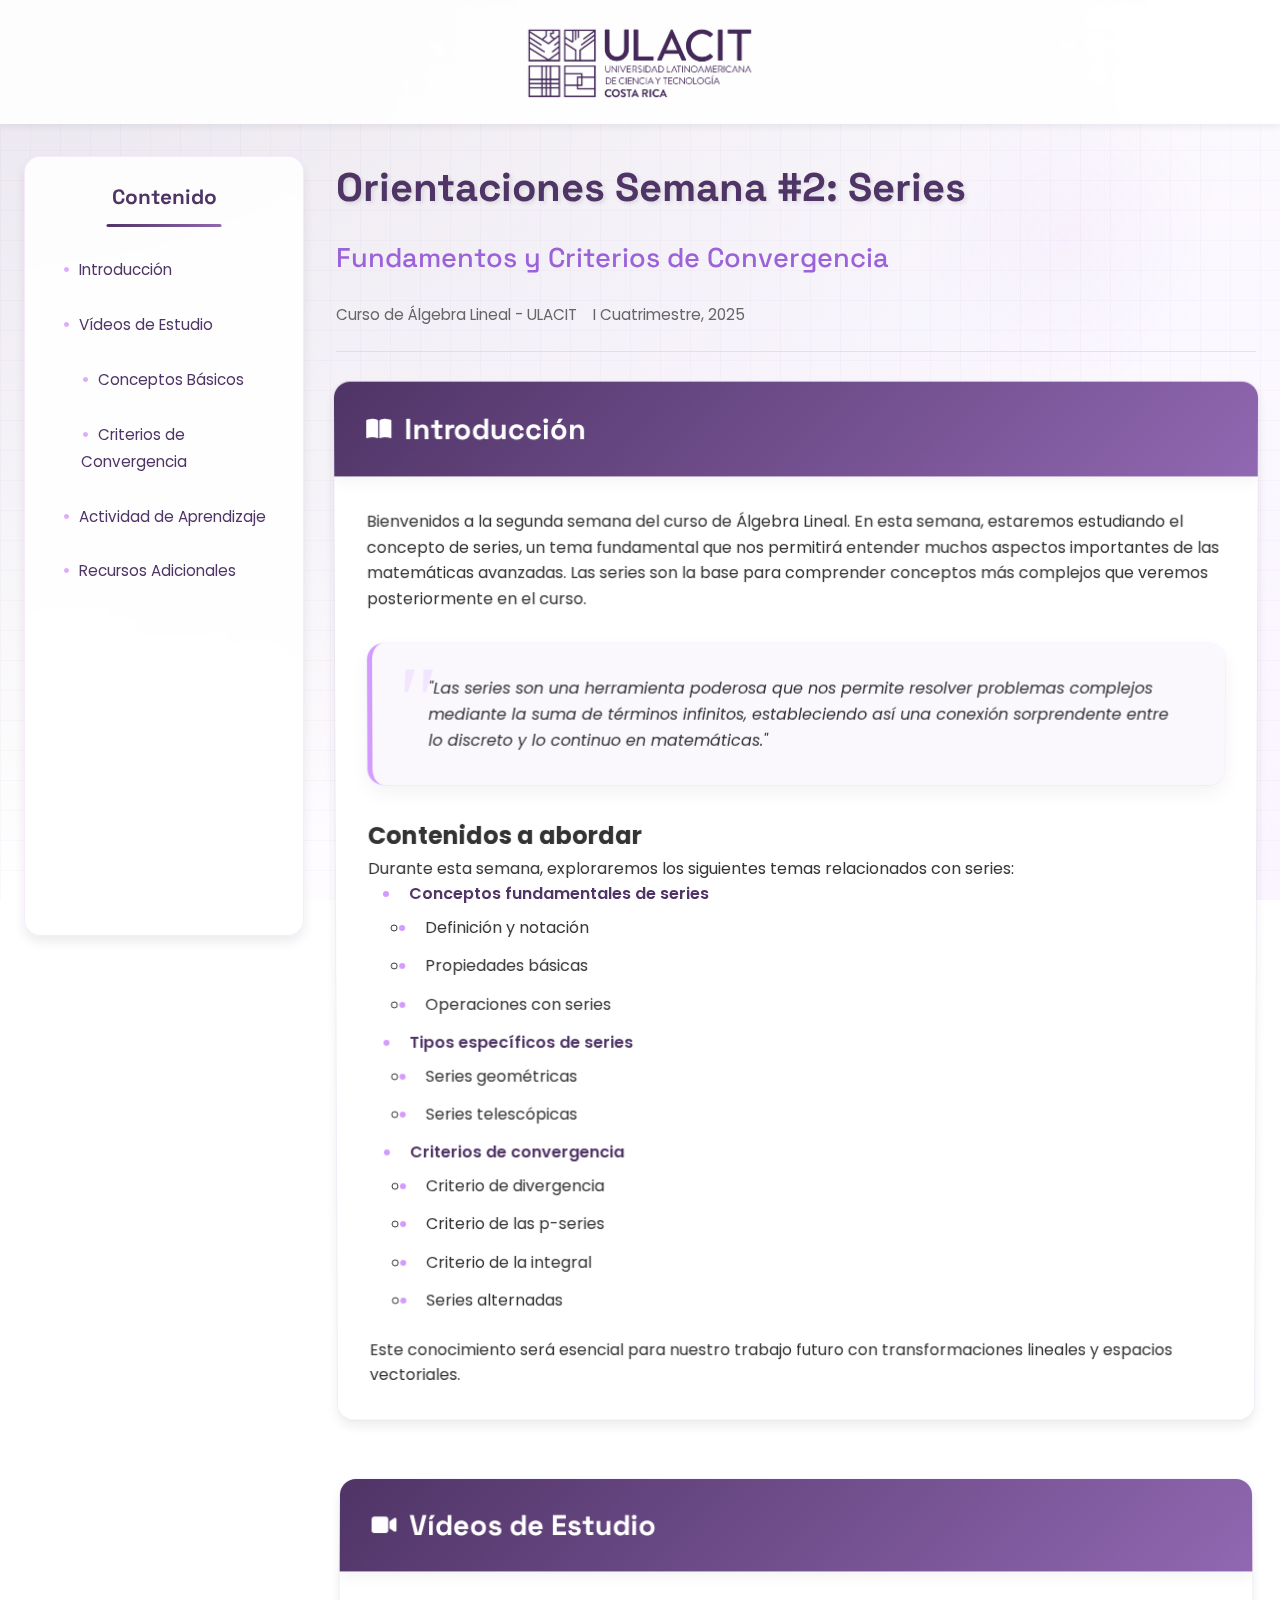
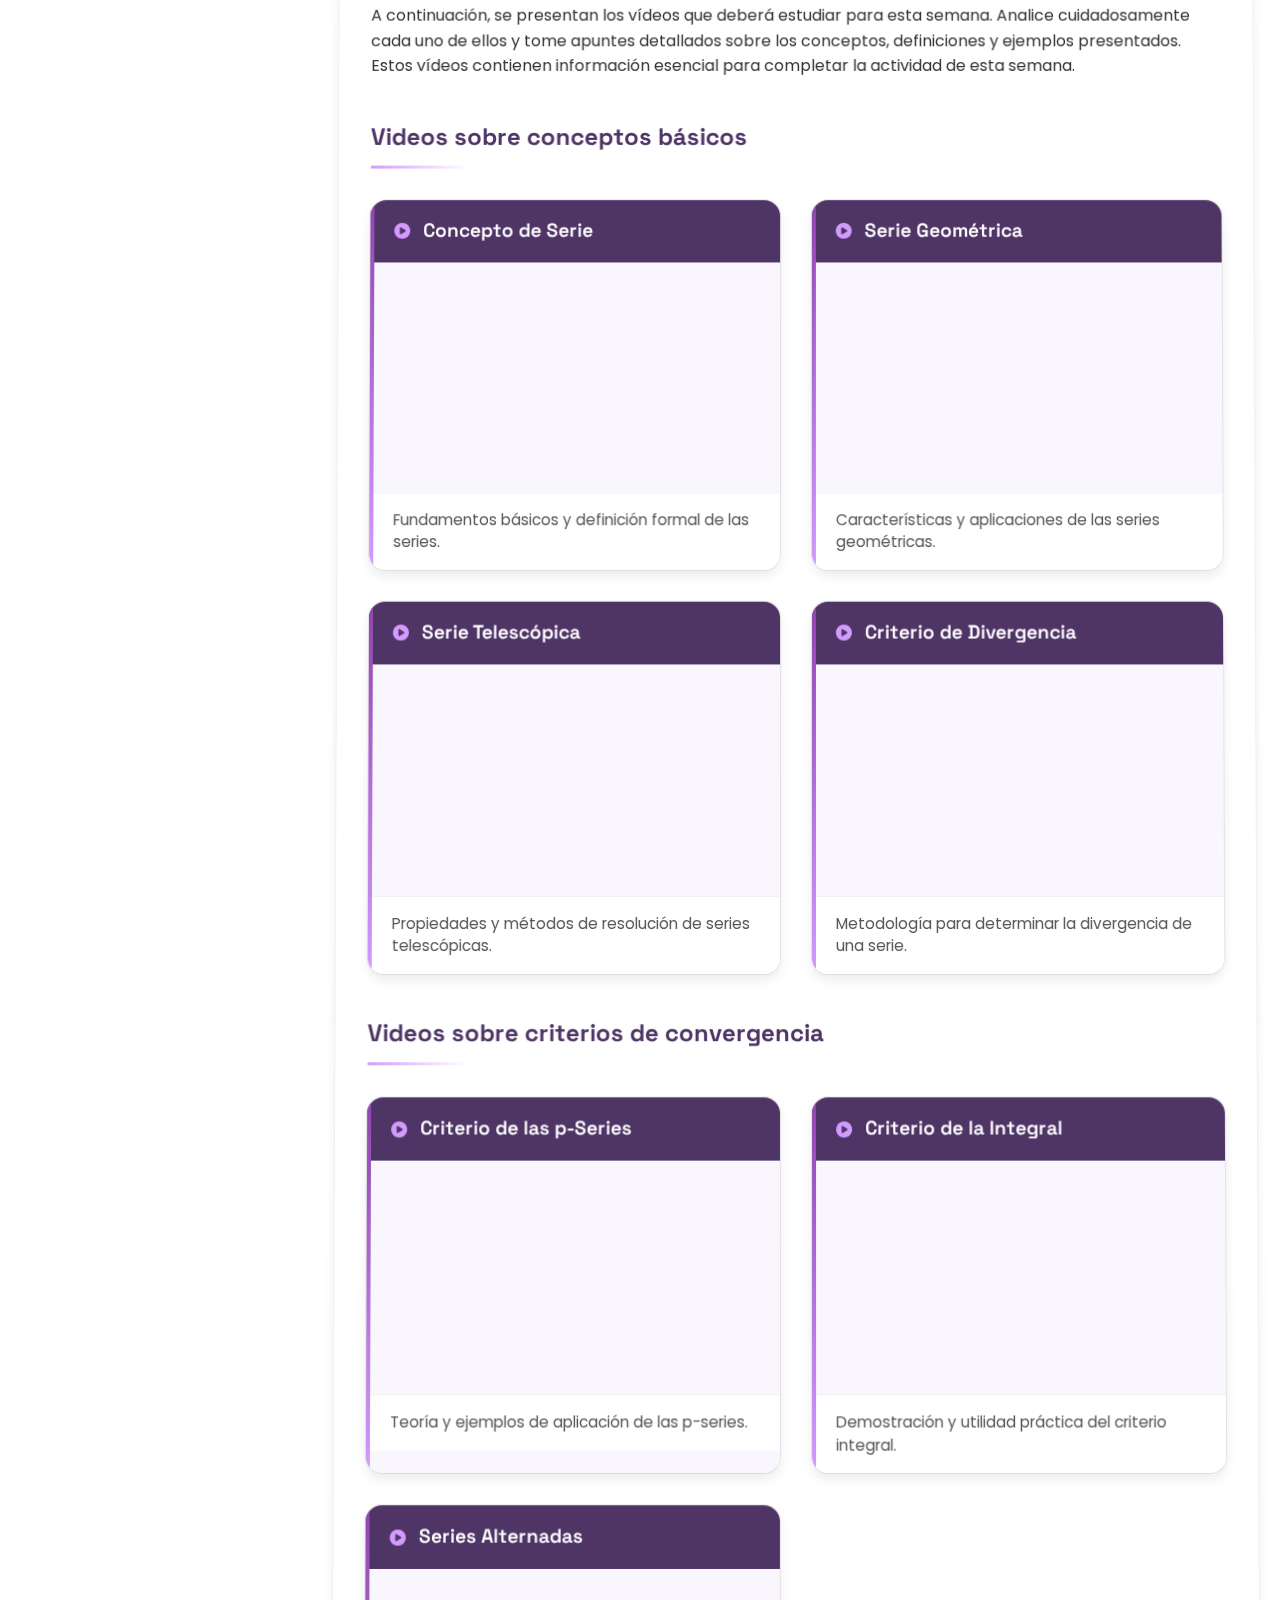
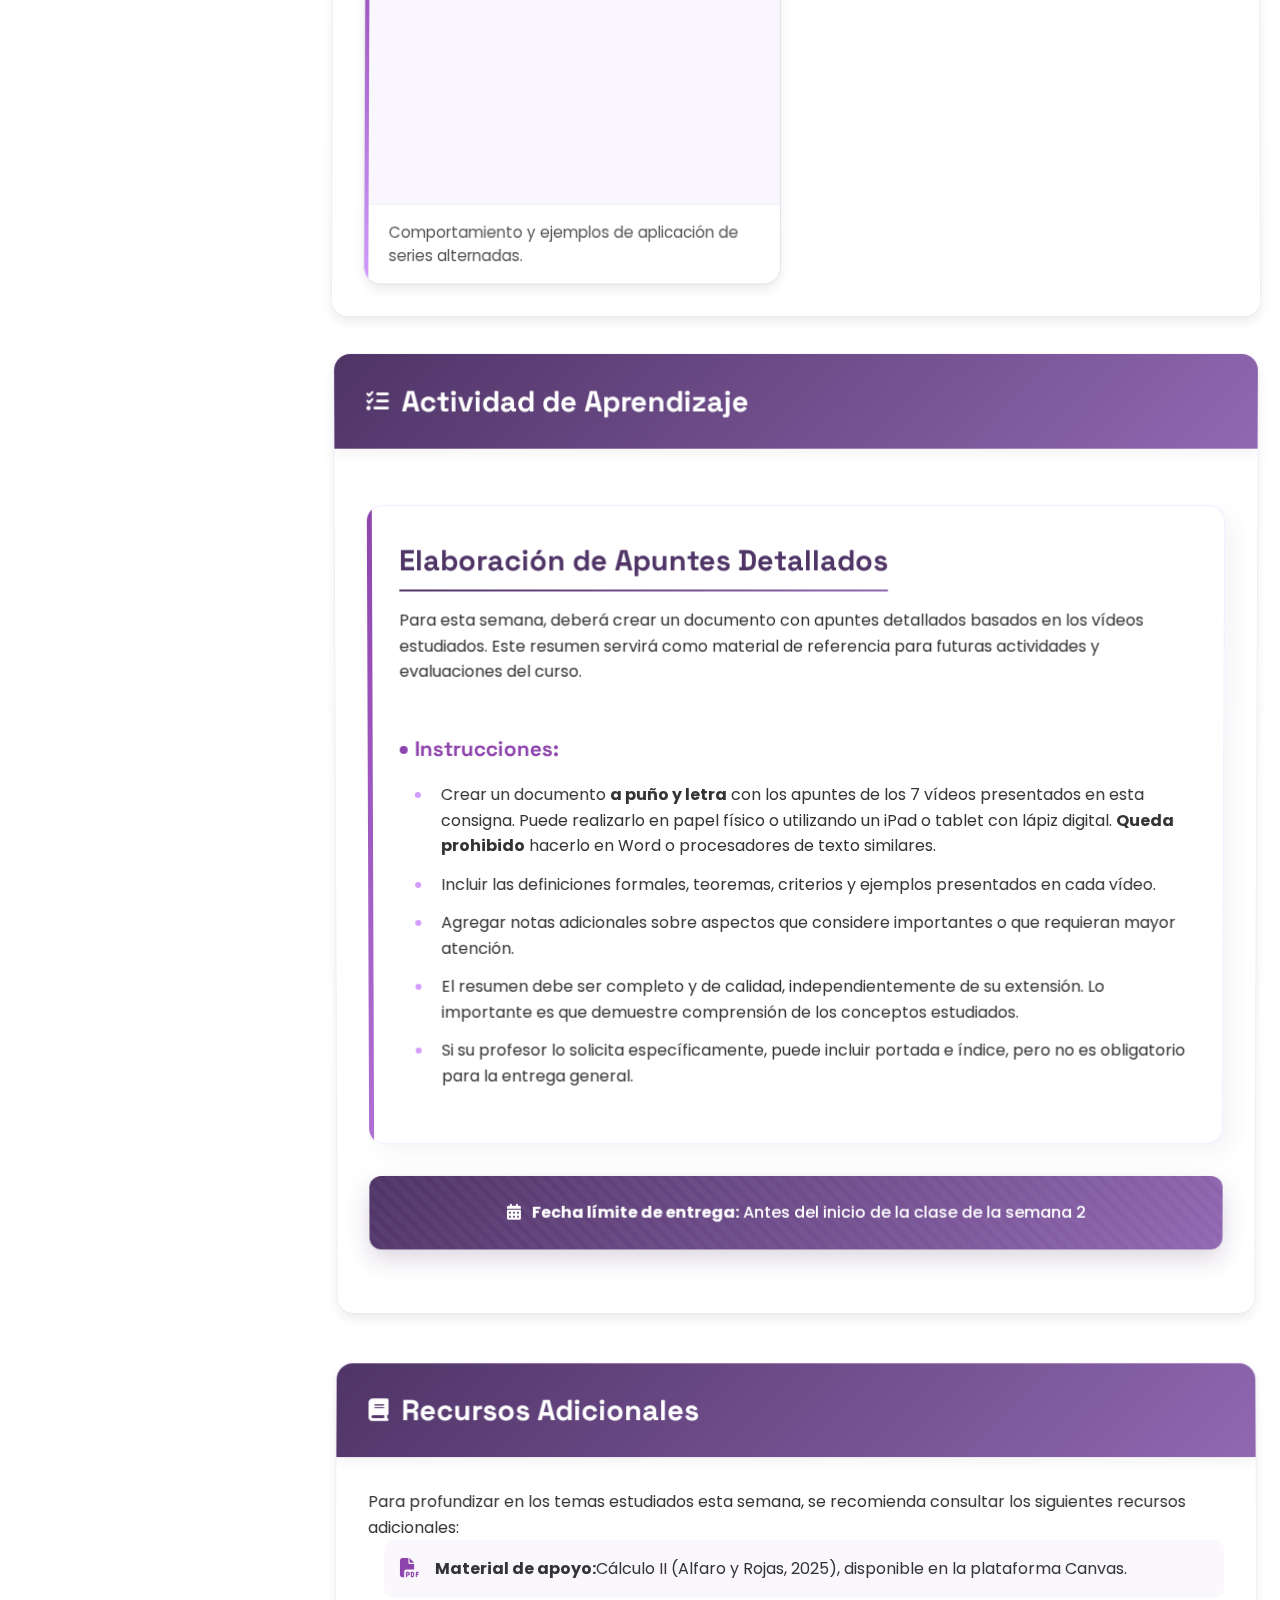
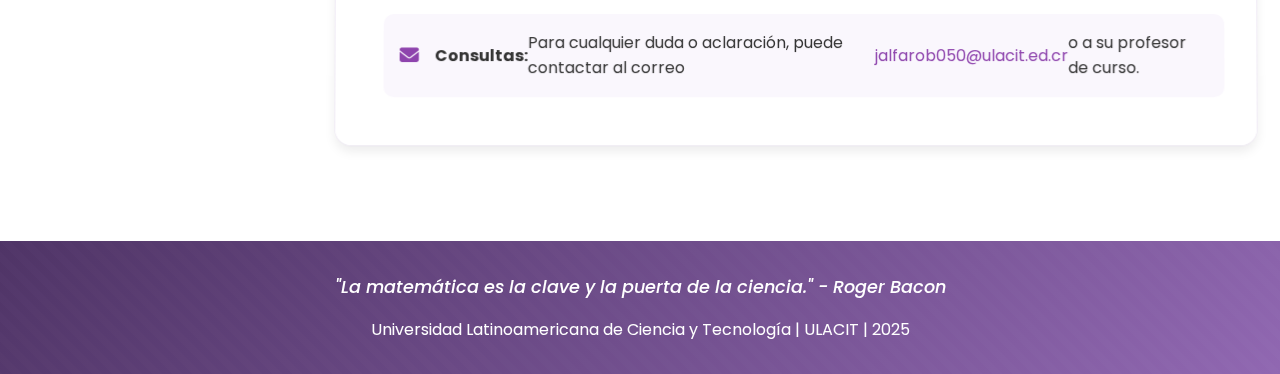
<file: index.html>
<!DOCTYPE html>
<html lang="es">
<head>
    <meta charset="UTF-8">
    <meta name="viewport" content="width=device-width, initial-scale=1.0">
    <title>Orientaciones Semana #2: Series - ULACIT</title>
    <link rel="stylesheet" href="styles.css">
    <link rel="stylesheet" href="https://cdnjs.cloudflare.com/ajax/libs/font-awesome/6.4.0/css/all.min.css">
    <link href="https://fonts.googleapis.com/css2?family=Montserrat:wght@300;400;600;700&family=Poppins:wght@300;400;500;600&family=Space+Grotesk:wght@400;500;700&display=swap" rel="stylesheet">
</head>
<body>
    <header>
        <div class="logo-container">
            <img src="LogoUlacit.png" alt="Logo ULACIT" class="logo">
        </div>
    </header>

    <div class="container">
        <div class="nav-sidebar" id="toc">
            <div class="toc-header">Contenido</div>
            <ul class="toc-list">
                <li><a href="#introduccion" class="toc-link">Introducción</a></li>
                <li><a href="#videos-estudio" class="toc-link">Vídeos de Estudio</a>
                    <ul>
                        <li><a href="#conceptos-basicos" class="toc-link">Conceptos Básicos</a></li>
                        <li><a href="#criterios-convergencia" class="toc-link">Criterios de Convergencia</a></li>
                    </ul>
                </li>
                <li><a href="#actividad" class="toc-link">Actividad de Aprendizaje</a></li>
                <li><a href="#recursos" class="toc-link">Recursos Adicionales</a></li>
            </ul>
        </div>

        <main class="content">
            <div class="header-content">
                <h1 class="title">Orientaciones Semana #2: Series</h1>
                <h3 class="subtitle">Fundamentos y Criterios de Convergencia</h3>
                <div class="metadata">
                    <div class="author">Curso de Álgebra Lineal - ULACIT</div>
                    <div class="date">I Cuatrimestre, 2025</div>
                </div>
            </div>

            <section class="section-card" id="introduccion">
                <h1><i class="fas fa-book-open"></i> Introducción</h1>
                <div class="section-content">
                    <p>Bienvenidos a la segunda semana del curso de Álgebra Lineal. En esta semana, estaremos estudiando el concepto de series, un tema fundamental que nos permitirá entender muchos aspectos importantes de las matemáticas avanzadas. Las series son la base para comprender conceptos más complejos que veremos posteriormente en el curso.</p>

                    <div class="quote">
                        "Las series son una herramienta poderosa que nos permite resolver problemas complejos mediante la suma de términos infinitos, estableciendo así una conexión sorprendente entre lo discreto y lo continuo en matemáticas."
                    </div>

                    <h2>Contenidos a abordar</h2>
                    <p>Durante esta semana, exploraremos los siguientes temas relacionados con series:</p>

                    <ul class="content-list">
                        <li>
                            <strong>Conceptos fundamentales de series</strong>
                            <ul>
                                <li>Definición y notación</li>
                                <li>Propiedades básicas</li>
                                <li>Operaciones con series</li>
                            </ul>
                        </li>
                        <li>
                            <strong>Tipos específicos de series</strong>
                            <ul>
                                <li>Series geométricas</li>
                                <li>Series telescópicas</li>
                            </ul>
                        </li>
                        <li>
                            <strong>Criterios de convergencia</strong>
                            <ul>
                                <li>Criterio de divergencia</li>
                                <li>Criterio de las p-series</li>
                                <li>Criterio de la integral</li>
                                <li>Series alternadas</li>
                            </ul>
                        </li>
                    </ul>

                    <p>Este conocimiento será esencial para nuestro trabajo futuro con transformaciones lineales y espacios vectoriales.</p>
                </div>
            </section>

            <section class="section-card" id="videos-estudio">
                <h1><i class="fas fa-video"></i> Vídeos de Estudio</h1>
                <div class="section-content">
                    <p>A continuación, se presentan los vídeos que deberá estudiar para esta semana. Analice cuidadosamente cada uno de ellos y tome apuntes detallados sobre los conceptos, definiciones y ejemplos presentados. Estos vídeos contienen información esencial para completar la actividad de esta semana.</p>

                    <h2 id="conceptos-basicos" class="subsection">Videos sobre conceptos básicos</h2>

                    <div class="video-grid">
                        <div class="video-section">
                            <div class="video-title"><i class="fas fa-play-circle"></i> Concepto de Serie</div>
                            <div class="video-container">
                                <iframe width="560" height="315" src="https://www.youtube.com/embed/hy3-p_J59R0" frameborder="0" allow="accelerometer; autoplay; clipboard-write; encrypted-media; gyroscope; picture-in-picture" allowfullscreen></iframe>
                            </div>
                            <div class="video-description">Fundamentos básicos y definición formal de las series.</div>
                        </div>

                        <div class="video-section">
                            <div class="video-title"><i class="fas fa-play-circle"></i> Serie Geométrica</div>
                            <div class="video-container">
                                <iframe width="560" height="315" src="https://www.youtube.com/embed/00NHn0k_uhQ" frameborder="0" allow="accelerometer; autoplay; clipboard-write; encrypted-media; gyroscope; picture-in-picture" allowfullscreen></iframe>
                            </div>
                            <div class="video-description">Características y aplicaciones de las series geométricas.</div>
                        </div>

                        <div class="video-section">
                            <div class="video-title"><i class="fas fa-play-circle"></i> Serie Telescópica</div>
                            <div class="video-container">
                                <iframe width="560" height="315" src="https://www.youtube.com/embed/WFcXEOIvHGQ" frameborder="0" allow="accelerometer; autoplay; clipboard-write; encrypted-media; gyroscope; picture-in-picture" allowfullscreen></iframe>
                            </div>
                            <div class="video-description">Propiedades y métodos de resolución de series telescópicas.</div>
                        </div>

                        <div class="video-section">
                            <div class="video-title"><i class="fas fa-play-circle"></i> Criterio de Divergencia</div>
                            <div class="video-container">
                                <iframe width="560" height="315" src="https://www.youtube.com/embed/dvllx27UB4U" frameborder="0" allow="accelerometer; autoplay; clipboard-write; encrypted-media; gyroscope; picture-in-picture" allowfullscreen></iframe>
                            </div>
                            <div class="video-description">Metodología para determinar la divergencia de una serie.</div>
                        </div>
                    </div>

                    <h2 id="criterios-convergencia" class="subsection">Videos sobre criterios de convergencia</h2>

                    <div class="video-grid">
                        <div class="video-section">
                            <div class="video-title"><i class="fas fa-play-circle"></i> Criterio de las p-Series</div>
                            <div class="video-container">
                                <iframe width="560" height="315" src="https://www.youtube.com/embed/7gLTfgYrfLc" frameborder="0" allow="accelerometer; autoplay; clipboard-write; encrypted-media; gyroscope; picture-in-picture" allowfullscreen></iframe>
                            </div>
                            <div class="video-description">Teoría y ejemplos de aplicación de las p-series.</div>
                        </div>

                        <div class="video-section">
                            <div class="video-title"><i class="fas fa-play-circle"></i> Criterio de la Integral</div>
                            <div class="video-container">
                                <iframe width="560" height="315" src="https://www.youtube.com/embed/HZiPy3ZT0xk" frameborder="0" allow="accelerometer; autoplay; clipboard-write; encrypted-media; gyroscope; picture-in-picture" allowfullscreen></iframe>
                            </div>
                            <div class="video-description">Demostración y utilidad práctica del criterio integral.</div>
                        </div>

                        <div class="video-section">
                            <div class="video-title"><i class="fas fa-play-circle"></i> Series Alternadas</div>
                            <div class="video-container">
                                <iframe width="560" height="315" src="https://www.youtube.com/embed/LfNZEzweQls" frameborder="0" allow="accelerometer; autoplay; clipboard-write; encrypted-media; gyroscope; picture-in-picture" allowfullscreen></iframe>
                            </div>
                            <div class="video-description">Comportamiento y ejemplos de aplicación de series alternadas.</div>
                        </div>
                    </div>
                </div>
            </section>

            <section class="section-card" id="actividad">
                <h1><i class="fas fa-tasks"></i> Actividad de Aprendizaje</h1>
                <div class="section-content">
                    <div class="task-card">
                        <h2>Elaboración de Apuntes Detallados</h2>
                        <p>Para esta semana, deberá crear un documento con apuntes detallados basados en los vídeos estudiados. Este resumen servirá como material de referencia para futuras actividades y evaluaciones del curso.</p>

                        <h3>Instrucciones:</h3>
                        <ul>
                            <li>Crear un documento <strong>a puño y letra</strong> con los apuntes de los 7 vídeos presentados en esta consigna. Puede realizarlo en papel físico o utilizando un iPad o tablet con lápiz digital. <strong>Queda prohibido</strong> hacerlo en Word o procesadores de texto similares.</li>
                            <li>Incluir las definiciones formales, teoremas, criterios y ejemplos presentados en cada vídeo.</li>
                            <li>Agregar notas adicionales sobre aspectos que considere importantes o que requieran mayor atención.</li>
                            <li>El resumen debe ser completo y de calidad, independientemente de su extensión. Lo importante es que demuestre comprensión de los conceptos estudiados.</li>
                            <li>Si su profesor lo solicita específicamente, puede incluir portada e índice, pero no es obligatorio para la entrega general.</li>
                        </ul>
                    </div>

                    <div class="deadline">
                        <strong><i class="fas fa-calendar-alt"></i> Fecha límite de entrega:</strong> Antes del inicio de la clase de la semana 2
                    </div>
                </div>
            </section>

            <section class="section-card" id="recursos">
                <h1><i class="fas fa-book"></i> Recursos Adicionales</h1>
                <div class="section-content">
                    <p>Para profundizar en los temas estudiados esta semana, se recomienda consultar los siguientes recursos adicionales:</p>

                    <ul class="resource-list">
                        <li><i class="fas fa-file-pdf"></i> <strong>Material de apoyo:</strong> Cálculo II (Alfaro y Rojas, 2025), disponible en la plataforma Canvas.</li>
                        <li><i class="fas fa-envelope"></i> <strong>Consultas:</strong> Para cualquier duda o aclaración, puede contactar al correo <a href="mailto:jalfarob050@ulacit.ed.cr">jalfarob050@ulacit.ed.cr</a> o a su profesor de curso.</li>
                    </ul>
                </div>
            </section>
        </main>
    </div>

    <footer>
        <div class="footer-content">
            <p class="quote-footer">"La matemática es la clave y la puerta de la ciencia." - Roger Bacon</p>
            <p>Universidad Latinoamericana de Ciencia y Tecnología | ULACIT | 2025</p>
        </div>
    </footer>

    <button id="scroll-top" title="Volver arriba"><i class="fas fa-arrow-up"></i></button>

    <script>
        // Script para manejar el botón de scroll y el menú de navegación
        const scrollBtn = document.getElementById('scroll-top');
        
        // Mostrar/ocultar botón de scroll
        window.addEventListener('scroll', () => {
            if (document.body.scrollTop > 20 || document.documentElement.scrollTop > 20) {
                scrollBtn.classList.add('show');
            } else {
                scrollBtn.classList.remove('show');
            }
        });
        
        // Funcionalidad de scroll hacia arriba
        scrollBtn.addEventListener('click', () => {
            document.body.scrollTop = 0; // Para Safari
            document.documentElement.scrollTop = 0; // Para Chrome, Firefox, IE y Opera
        });
        
        // Resaltar enlaces de navegación según la sección visible
        window.addEventListener('scroll', () => {
            const sections = document.querySelectorAll('section');
            const navLinks = document.querySelectorAll('.toc-link');
            
            let current = '';
            
            sections.forEach(section => {
                const sectionTop = section.offsetTop;
                const sectionHeight = section.clientHeight;
                
                if (pageYOffset >= sectionTop - 200) {
                    current = section.getAttribute('id');
                }
            });
            
            navLinks.forEach(link => {
                link.classList.remove('active');
                if (link.getAttribute('href') === `#${current}`) {
                    link.classList.add('active');
                }
            });
        });
        
        // Animación de scroll suave para enlaces de navegación
        document.querySelectorAll('.toc-link').forEach(anchor => {
            anchor.addEventListener('click', function(e) {
                e.preventDefault();
                
                const targetId = this.getAttribute('href');
                const targetElement = document.querySelector(targetId);
                
                window.scrollTo({
                    top: targetElement.offsetTop - 20,
                    behavior: 'smooth'
                });
            });
        });

        // Mostrar/ocultar menú de navegación en dispositivos móviles
        const toggleTOC = () => {
            const toc = document.getElementById('toc');
            toc.classList.toggle('show-mobile');
        };
    </script>
</body>
</html>
</file>
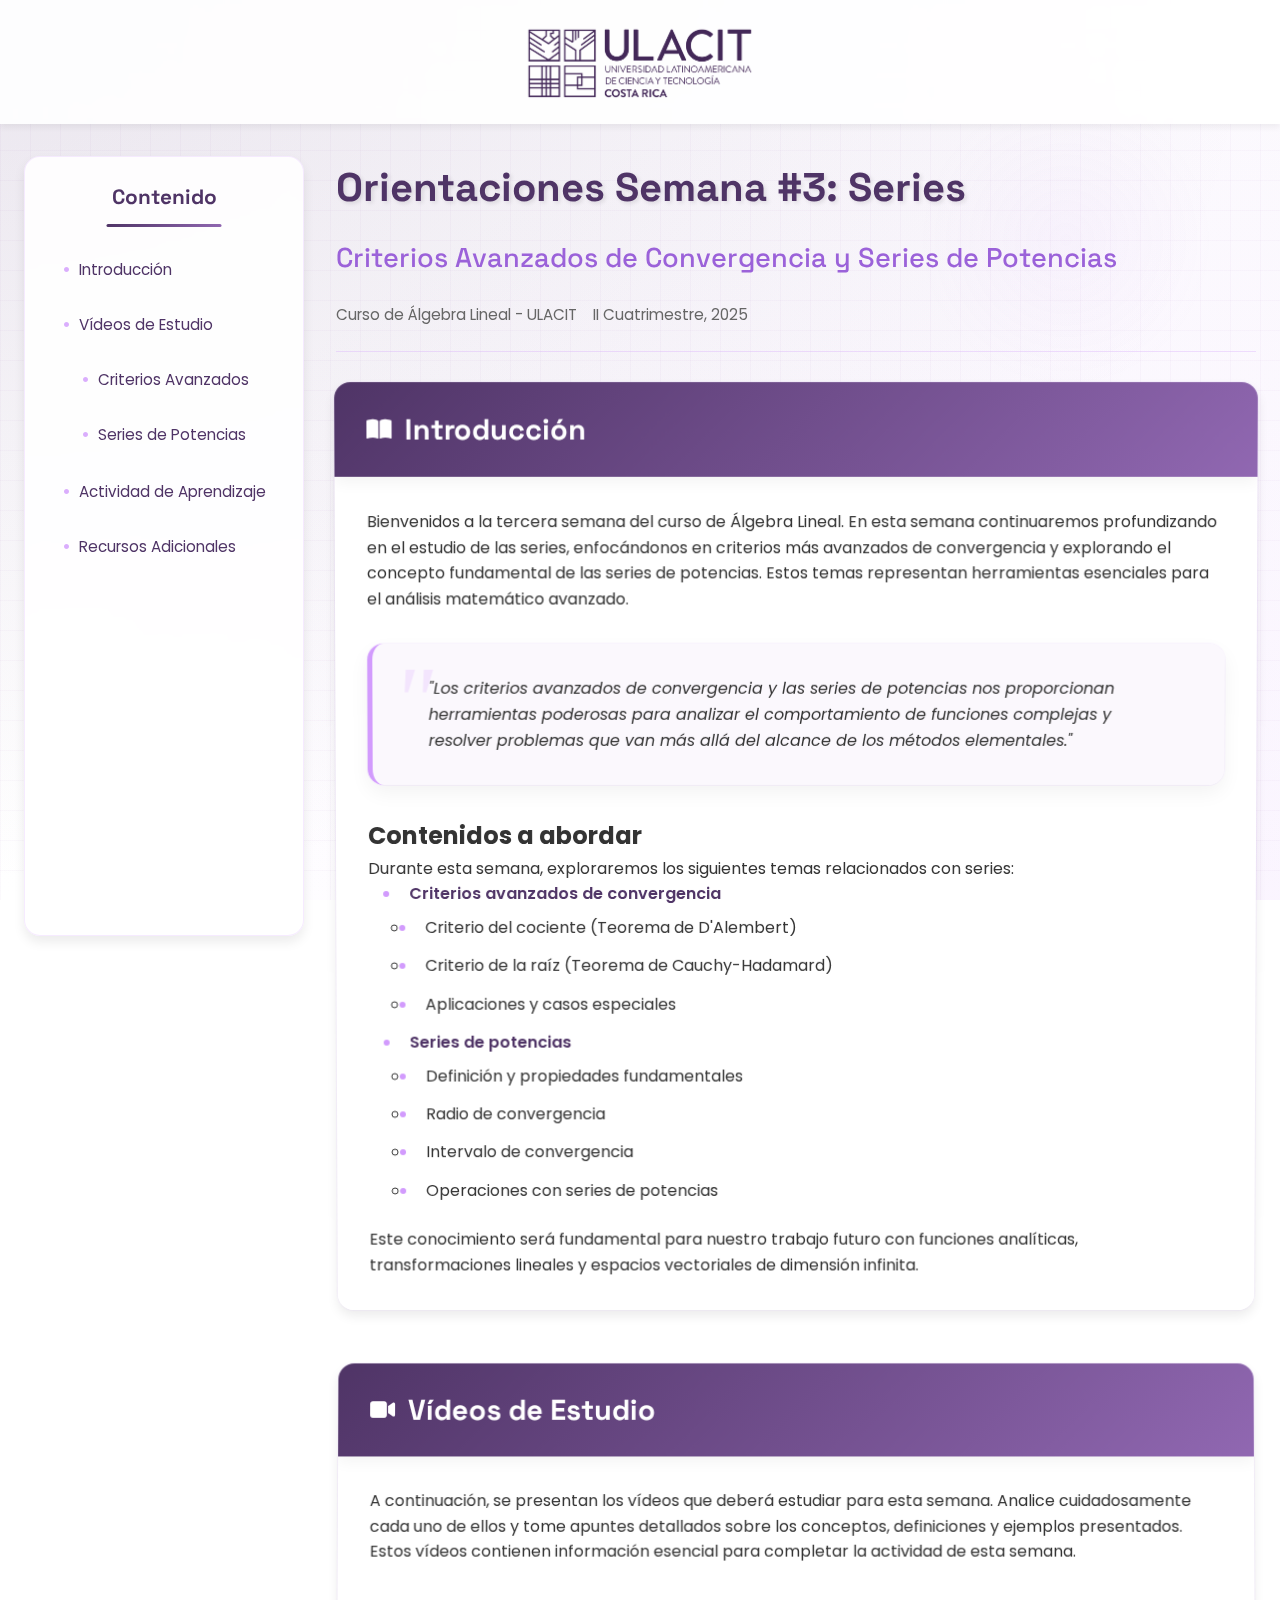
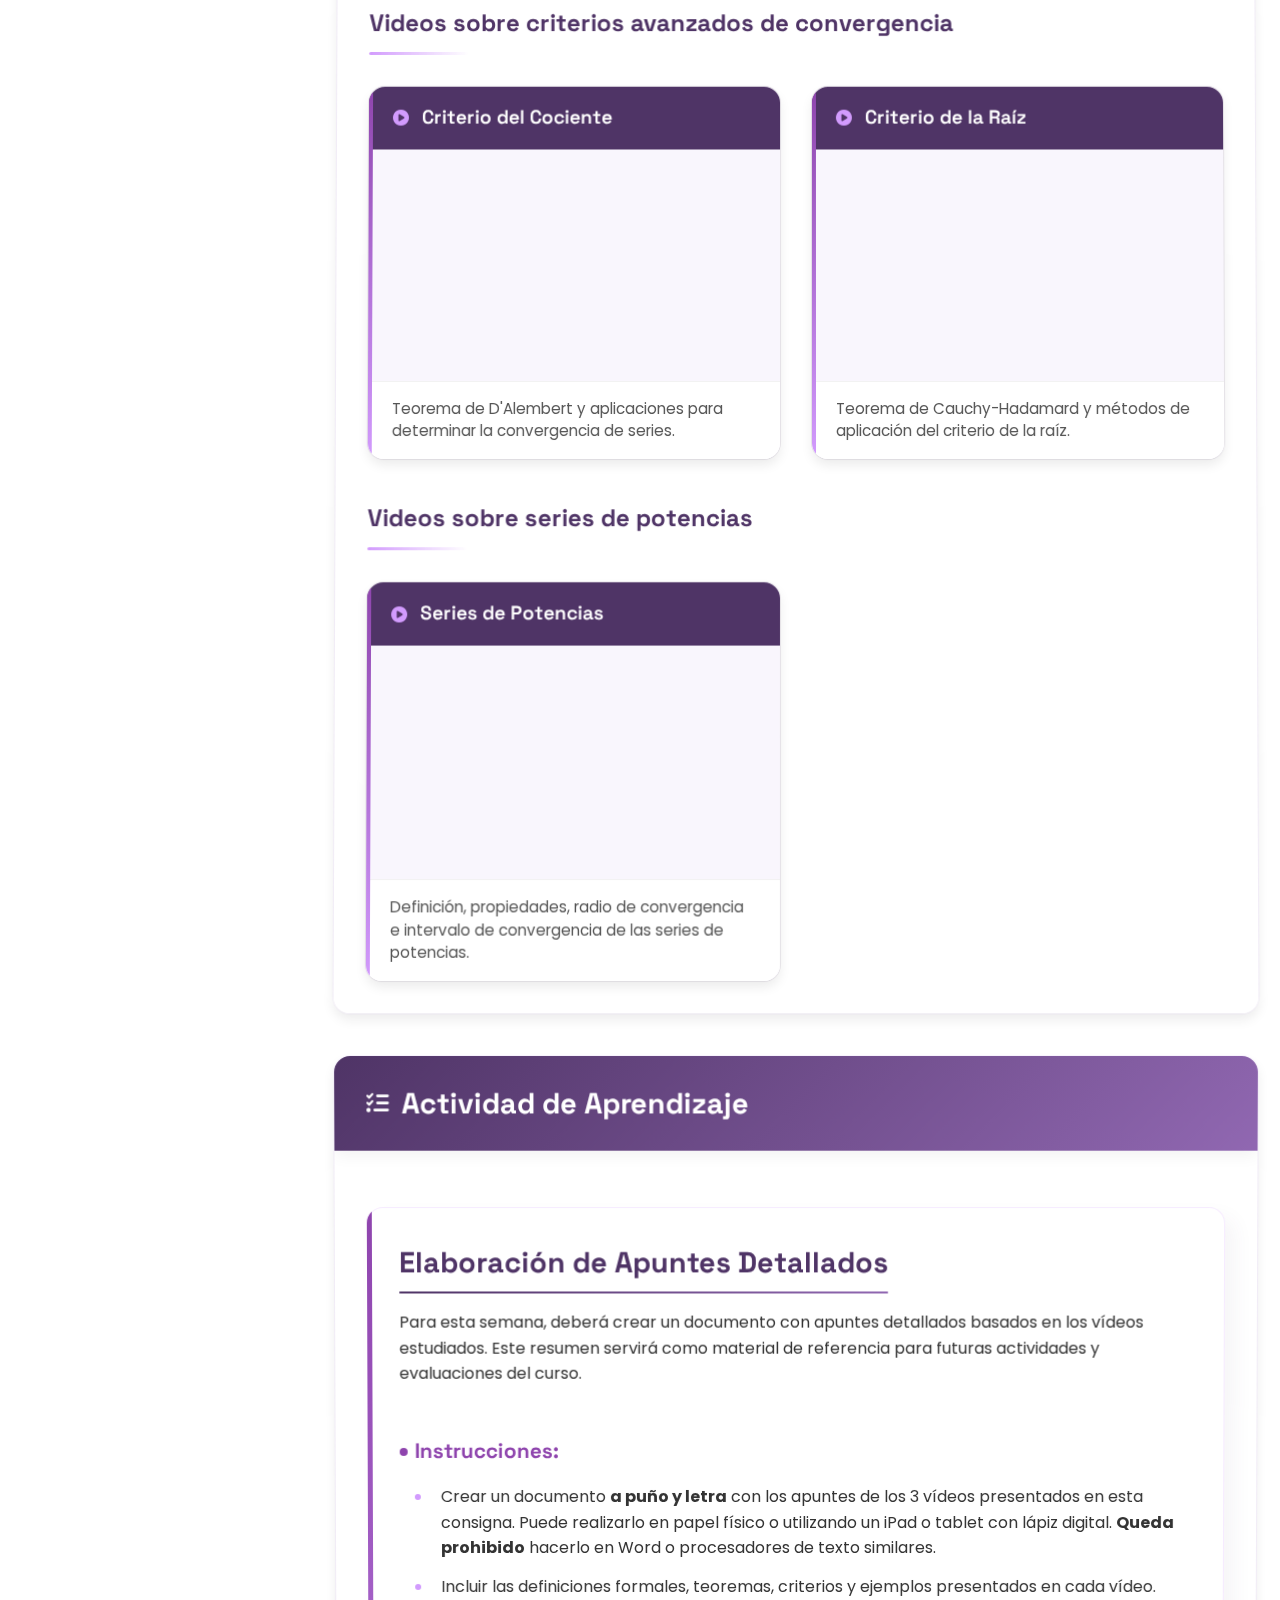
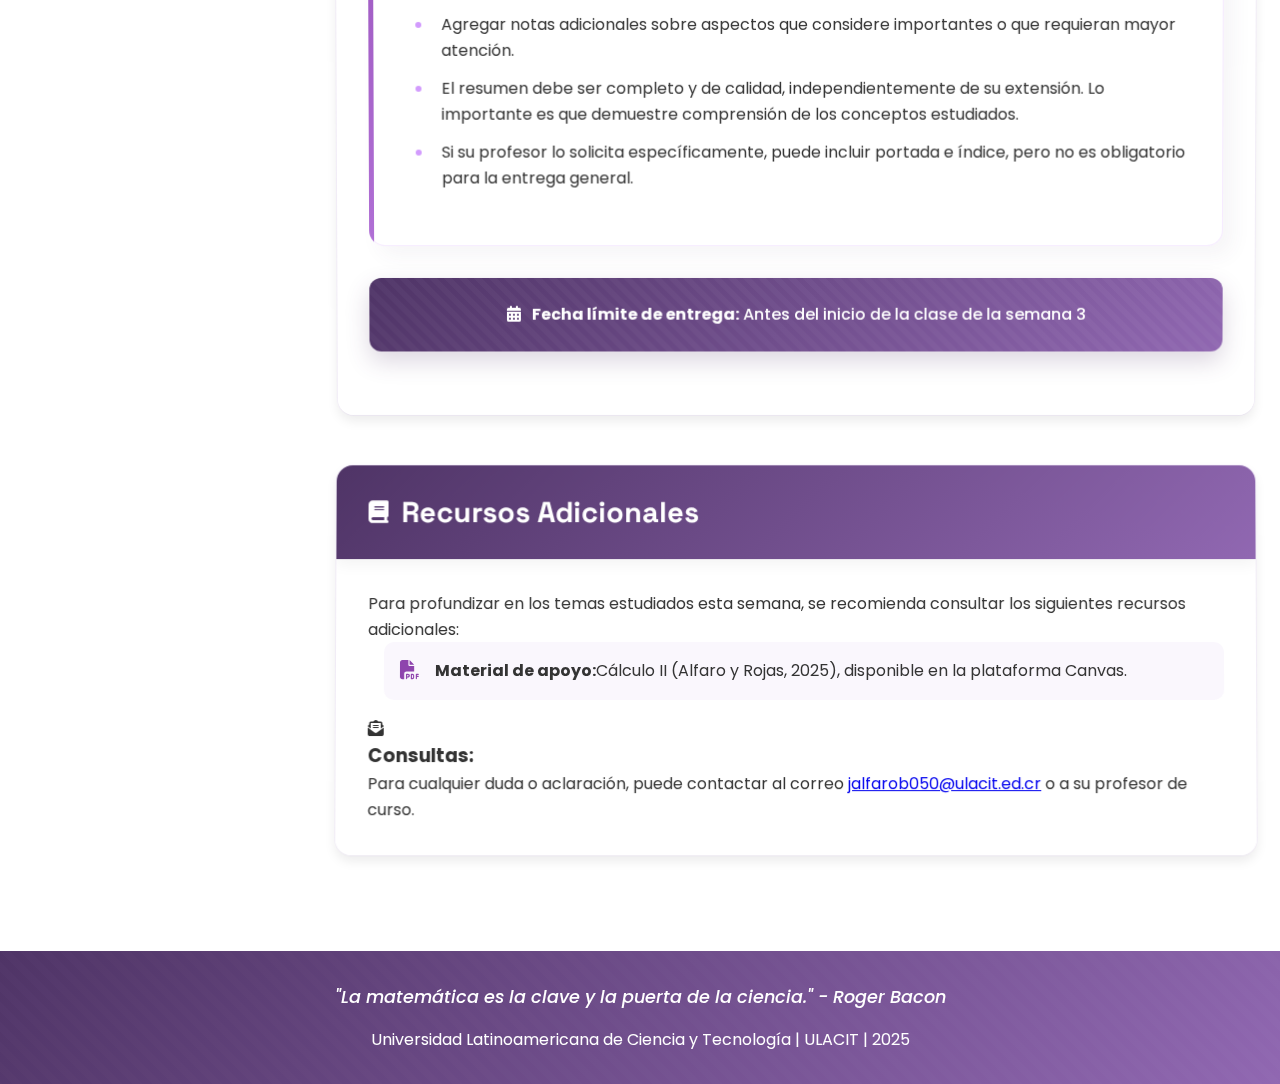
<file: S3.html>
<!DOCTYPE html>
<html lang="es">
<head>
    <meta charset="UTF-8">
    <meta name="viewport" content="width=device-width, initial-scale=1.0">
    <title>Orientaciones Semana #3: Series - ULACIT</title>
    <link rel="stylesheet" href="styles.css">
    <link rel="stylesheet" href="https://cdnjs.cloudflare.com/ajax/libs/font-awesome/6.4.0/css/all.min.css">
    <link href="https://fonts.googleapis.com/css2?family=Montserrat:wght@300;400;600;700&family=Poppins:wght@300;400;500;600&family=Space+Grotesk:wght@400;500;700&display=swap" rel="stylesheet">

</head>
<body>
    <header>
        <div class="logo-container">
            <img src="LogoUlacit.png" alt="Logo ULACIT" class="logo">
        </div>
    </header>

    <div class="container">
        <div class="nav-sidebar" id="toc">
            <div class="toc-header">Contenido</div>
            <ul class="toc-list">
                <li><a href="#introduccion" class="toc-link">Introducción</a></li>
                <li><a href="#videos-estudio" class="toc-link">Vídeos de Estudio</a>
                    <ul>
                        <li><a href="#criterios-avanzados-section" class="toc-link">Criterios Avanzados</a></li>
                        <li><a href="#series-potencias-section" class="toc-link">Series de Potencias</a></li>
                    </ul>
                </li>
                <li><a href="#actividad" class="toc-link">Actividad de Aprendizaje</a></li>
                <li><a href="#recursos" class="toc-link">Recursos Adicionales</a></li>
            </ul>
        </div>

        <main class="content">
            <div class="header-content">
                <h1 class="title">Orientaciones Semana #3: Series</h1>
                <h3 class="subtitle">Criterios Avanzados de Convergencia y Series de Potencias</h3>
                <div class="metadata">
                    <div class="author">Curso de Álgebra Lineal - ULACIT</div>
                    <div class="date">II Cuatrimestre, 2025</div>
                </div>
            </div>

            <section class="section-card" id="introduccion">
                <h1><i class="fas fa-book-open"></i> Introducción</h1>
                <div class="section-content">
                    <p>Bienvenidos a la tercera semana del curso de Álgebra Lineal. En esta semana continuaremos profundizando en el estudio de las series, enfocándonos en criterios más avanzados de convergencia y explorando el concepto fundamental de las series de potencias. Estos temas representan herramientas esenciales para el análisis matemático avanzado.</p>

                    <div class="quote">
                        "Los criterios avanzados de convergencia y las series de potencias nos proporcionan herramientas poderosas para analizar el comportamiento de funciones complejas y resolver problemas que van más allá del alcance de los métodos elementales."
                    </div>

                    <h2>Contenidos a abordar</h2>
                    <p>Durante esta semana, exploraremos los siguientes temas relacionados con series:</p>

                    <ul class="content-list">
                        <li>
                            <strong>Criterios avanzados de convergencia</strong>
                            <ul>
                                <li>Criterio del cociente (Teorema de D'Alembert)</li>
                                <li>Criterio de la raíz (Teorema de Cauchy-Hadamard)</li>
                                <li>Aplicaciones y casos especiales</li>
                            </ul>
                        </li>
                        <li>
                            <strong>Series de potencias</strong>
                            <ul>
                                <li>Definición y propiedades fundamentales</li>
                                <li>Radio de convergencia</li>
                                <li>Intervalo de convergencia</li>
                                <li>Operaciones con series de potencias</li>
                            </ul>
                        </li>
                    </ul>

                    <p>Este conocimiento será fundamental para nuestro trabajo futuro con funciones analíticas, transformaciones lineales y espacios vectoriales de dimensión infinita.</p>
                </div>
            </section>

            <section class="section-card" id="videos-estudio">
                <h1><i class="fas fa-video"></i> Vídeos de Estudio</h1>
                <div class="section-content">
                    <p>A continuación, se presentan los vídeos que deberá estudiar para esta semana. Analice cuidadosamente cada uno de ellos y tome apuntes detallados sobre los conceptos, definiciones y ejemplos presentados. Estos vídeos contienen información esencial para completar la actividad de esta semana.</p>

                    <h2 id="criterios-avanzados-section" class="subsection">Videos sobre criterios avanzados de convergencia</h2>

                    <div class="video-grid">
                        <div class="video-section">
                            <div class="video-title"><i class="fas fa-play-circle"></i> Criterio del Cociente</div>
                            <div class="video-container">
                                <iframe width="560" height="315" src="https://www.youtube.com/embed/Z6B1Wv5DXUs" frameborder="0" allow="accelerometer; autoplay; clipboard-write; encrypted-media; gyroscope; picture-in-picture" allowfullscreen></iframe>
                            </div>
                            <div class="video-description">Teorema de D'Alembert y aplicaciones para determinar la convergencia de series.</div>
                        </div>

                        <div class="video-section">
                            <div class="video-title"><i class="fas fa-play-circle"></i> Criterio de la Raíz</div>
                            <div class="video-container">
                                <iframe width="560" height="315" src="https://www.youtube.com/embed/hzZr139u4Hs" frameborder="0" allow="accelerometer; autoplay; clipboard-write; encrypted-media; gyroscope; picture-in-picture" allowfullscreen></iframe>
                            </div>
                            <div class="video-description">Teorema de Cauchy-Hadamard y métodos de aplicación del criterio de la raíz.</div>
                        </div>
                    </div>

                    <h2 id="series-potencias-section" class="subsection">Videos sobre series de potencias</h2>

                    <div class="video-grid">
                        <div class="video-section">
                            <div class="video-title"><i class="fas fa-play-circle"></i> Series de Potencias</div>
                            <div class="video-container">
                                <iframe width="560" height="315" src="https://www.youtube.com/embed/fc2EoHMY1F4" frameborder="0" allow="accelerometer; autoplay; clipboard-write; encrypted-media; gyroscope; picture-in-picture" allowfullscreen></iframe>
                            </div>
                            <div class="video-description">Definición, propiedades, radio de convergencia e intervalo de convergencia de las series de potencias.</div>
                        </div>
                    </div>
                </div>
            </section>

            <section class="section-card" id="actividad">
                <h1><i class="fas fa-tasks"></i> Actividad de Aprendizaje</h1>
                <div class="section-content">
                    <div class="task-card">
                        <h2>Elaboración de Apuntes Detallados</h2>
                        <p>Para esta semana, deberá crear un documento con apuntes detallados basados en los vídeos estudiados. Este resumen servirá como material de referencia para futuras actividades y evaluaciones del curso.</p>

                        <h3>Instrucciones:</h3>
                        <ul>
                            <li>Crear un documento <strong>a puño y letra</strong> con los apuntes de los 3 vídeos presentados en esta consigna. Puede realizarlo en papel físico o utilizando un iPad o tablet con lápiz digital. <strong>Queda prohibido</strong> hacerlo en Word o procesadores de texto similares.</li>
                            <li>Incluir las definiciones formales, teoremas, criterios y ejemplos presentados en cada vídeo.</li>
                            <li>Agregar notas adicionales sobre aspectos que considere importantes o que requieran mayor atención.</li>
                            <li>El resumen debe ser completo y de calidad, independientemente de su extensión. Lo importante es que demuestre comprensión de los conceptos estudiados.</li>
                            <li>Si su profesor lo solicita específicamente, puede incluir portada e índice, pero no es obligatorio para la entrega general.</li>
                        </ul>
                    </div>

                    <div class="deadline">
                        <strong><i class="fas fa-calendar-alt"></i> Fecha límite de entrega:</strong> Antes del inicio de la clase de la semana 3
                    </div>
                </div>
            </section>

            <section class="section-card" id="recursos">
                <h1><i class="fas fa-book"></i> Recursos Adicionales</h1>
                <div class="section-content">
                    <p>Para profundizar en los temas estudiados esta semana, se recomienda consultar los siguientes recursos adicionales:</p>

                    <ul class="resource-list">
                        <li><i class="fas fa-file-pdf"></i> <strong>Material de apoyo:</strong> Cálculo II (Alfaro y Rojas, 2025), disponible en la plataforma Canvas.</li>
                    </ul>

                    <div class="contact-card">
                        <div class="contact-header">
                            <i class="fas fa-envelope-open-text"></i>
                            <h3>Consultas:</h3>
                        </div>
                        <div class="contact-content">
                            <p>Para cualquier duda o aclaración, puede contactar al correo <a href="mailto:jalfarob050@ulacit.ed.cr">jalfarob050@ulacit.ed.cr</a> o a su profesor de curso.</p>
                        </div>
                    </div>
                </div>
            </section>
        </main>
    </div>

    <footer>
        <div class="footer-content">
            <p class="quote-footer">"La matemática es la clave y la puerta de la ciencia." - Roger Bacon</p>
            <p>Universidad Latinoamericana de Ciencia y Tecnología | ULACIT | 2025</p>
        </div>
    </footer>

    <button id="scroll-top" title="Volver arriba"><i class="fas fa-arrow-up"></i></button>

    <script>
        // Script para manejar el botón de scroll y el menú de navegación
        const scrollBtn = document.getElementById('scroll-top');
        
        // Mostrar/ocultar botón de scroll
        window.addEventListener('scroll', () => {
            if (document.body.scrollTop > 20 || document.documentElement.scrollTop > 20) {
                scrollBtn.classList.add('show');
            } else {
                scrollBtn.classList.remove('show');
            }
        });
        
        // Funcionalidad de scroll hacia arriba
        scrollBtn.addEventListener('click', () => {
            document.body.scrollTop = 0; // Para Safari
            document.documentElement.scrollTop = 0; // Para Chrome, Firefox, IE y Opera
        });
        
        // Resaltar enlaces de navegación según la sección visible
        window.addEventListener('scroll', () => {
            // Secciones principales
            const sections = document.querySelectorAll('section');
            const navLinks = document.querySelectorAll('.toc-link');
            
            let current = '';
            
            // Verificar si estamos en una subsección
            const subsections = document.querySelectorAll('.subsection');
            let inSubsection = false;
            
            subsections.forEach(subsection => {
                const rect = subsection.getBoundingClientRect();
                // Si el subsection está visible en el viewport
                if (rect.top <= 150 && rect.bottom >= 150) {
                    current = subsection.getAttribute('id');
                    inSubsection = true;
                }
            });
            
            // Si no estamos en una subsección, verificar las secciones principales
            if (!inSubsection) {
                sections.forEach(section => {
                    const sectionTop = section.offsetTop;
                    const sectionHeight = section.clientHeight;
                    
                    if (pageYOffset >= sectionTop - 200) {
                        current = section.getAttribute('id');
                    }
                });
            }
            
            // Activar enlace correspondiente
            navLinks.forEach(link => {
                link.classList.remove('active');
                if (link.getAttribute('href') === `#${current}`) {
                    link.classList.add('active');
                }
            });
        });
        
        // Animación de scroll suave para enlaces de navegación
        document.querySelectorAll('.toc-link').forEach(anchor => {
            anchor.addEventListener('click', function(e) {
                e.preventDefault();
                
                const targetId = this.getAttribute('href');
                const targetElement = document.querySelector(targetId);
                
                if (targetElement) {
                    window.scrollTo({
                        top: targetElement.offsetTop - 20,
                        behavior: 'smooth'
                    });
                    
                    // Activar el enlace clicado
                    document.querySelectorAll('.toc-link').forEach(link => {
                        link.classList.remove('active');
                    });
                    this.classList.add('active');
                }
            });
        });

        // Mostrar/ocultar menú de navegación en dispositivos móviles
        const toggleTOC = () => {
            const toc = document.getElementById('toc');
            toc.classList.toggle('show-mobile');
        };

        // Al cargar la página, comprobar si hay un hash en la URL
        window.addEventListener('load', () => {
            if (window.location.hash) {
                const targetId = window.location.hash;
                const targetElement = document.querySelector(targetId);
                
                if (targetElement) {
                    setTimeout(() => {
                        window.scrollTo({
                            top: targetElement.offsetTop - 20,
                            behavior: 'smooth'
                        });
                        
                        // Activar el enlace correspondiente
                        document.querySelectorAll('.toc-link').forEach(link => {
                            if (link.getAttribute('href') === targetId) {
                                link.classList.add('active');
                            }
                        });
                    }, 300);
                }
            }
        });
    </script>
</body>
</html>
</file>
<file: styles.css>
/* Variables de colores basados en el logo de ULACIT */
:root {
    --primary-color: #4F3466;
    --primary-dark: #3A2749;
    --primary-light: #6B4C8A;
    --secondary-color: #D29BFD;
    --secondary-light: #E5C2FF;
    --secondary-dark: #9B62D9;
    --accent-color: #8E44AD;
    --light-color: #F8F4FC;
    --dark-color: #2C1A38;
    --success-color: #48D1CC;
    --warning-color: #FFB347;
    --gradient-primary: linear-gradient(135deg, var(--primary-color), var(--secondary-color));
    --gradient-accent: linear-gradient(135deg, var(--accent-color), var(--secondary-color));
    --shadow-sm: 0 4px 6px rgba(0, 0, 0, 0.05);
    --shadow-md: 0 6px 12px rgba(0, 0, 0, 0.08);
    --shadow-lg: 0 10px 25px rgba(0, 0, 0, 0.12);
    --border-radius: 16px;
    --transition-fast: all 0.3s ease;
    --transition-med: all 0.5s ease;
    --font-primary: 'Space Grotesk', 'Montserrat', sans-serif;
    --font-body: 'Poppins', sans-serif;
}

/* Animaciones */
@keyframes gradientBG {
    0% { background-position: 0% 50%; }
    50% { background-position: 100% 50%; }
    100% { background-position: 0% 50%; }
}

@keyframes float {
    0%, 100% { transform: translateY(0); }
    50% { transform: translateY(-10px); }
}

@keyframes pulse {
    0% { box-shadow: 0 0 0 0 rgba(210, 155, 253, 0.4); }
    70% { box-shadow: 0 0 0 10px rgba(210, 155, 253, 0); }
    100% { box-shadow: 0 0 0 0 rgba(210, 155, 253, 0); }
}

@keyframes shimmer {
    0% { background-position: -100% 0; }
    100% { background-position: 200% 0; }
}

@keyframes fadeIn {
    from { opacity: 0; transform: translateY(20px); }
    to { opacity: 1; transform: translateY(0); }
}

/* Reset y estilos base */
* {
    margin: 0;
    padding: 0;
    box-sizing: border-box;
}

html {
    scroll-behavior: smooth;
}

body {
    font-family: var(--font-body);
    color: #333;
    line-height: 1.6;
    background-color: #fff;
    background-image: 
        radial-gradient(ellipse at top left, rgba(79, 52, 102, 0.1), transparent 70%),
        radial-gradient(ellipse at bottom right, rgba(210, 155, 253, 0.1), transparent 70%),
        linear-gradient(to bottom, rgba(248, 244, 252, 0.5) 0%, rgba(248, 244, 252, 0) 100%);
    background-attachment: fixed;
    overflow-x: hidden;
    position: relative;
}

/* Efecto de grilla futurista en el fondo */
body::before {
    content: '';
    position: fixed;
    top: 0;
    left: 0;
    width: 100%;
    height: 100%;
    background-image: 
        linear-gradient(to right, rgba(142, 68, 173, 0.03) 1px, transparent 1px),
        linear-gradient(to bottom, rgba(142, 68, 173, 0.03) 1px, transparent 1px);
    background-size: 30px 30px;
    z-index: -1;
    pointer-events: none;
}

/* Elementos flotantes decorativos */
body::after {
    content: '';
    position: fixed;
    top: 10%;
    right: 5%;
    width: 300px;
    height: 300px;
    background: radial-gradient(circle, rgba(210, 155, 253, 0.05) 0%, rgba(210, 155, 253, 0) 70%);
    border-radius: 50%;
    z-index: -1;
    animation: float 15s ease-in-out infinite;
}

/* Encabezado y logo */
header {
    background-color: rgba(255, 255, 255, 0.9);
    backdrop-filter: blur(5px);
    padding: 1rem 0;
    box-shadow: var(--shadow-sm);
    position: sticky;
    top: 0;
    z-index: 100;
    display: flex;
    justify-content: center;
    align-items: center;
}

.logo-container {
    display: flex;
    justify-content: center;
    align-items: center;
}

.logo {
    max-width: 250px;
    height: auto;
    transition: var(--transition-fast);
}

.logo:hover {
    transform: scale(1.05);
}

/* Contenedor principal */
.container {
    display: flex;
    max-width: 1400px;
    margin: 2rem auto;
    padding: 0 1.5rem;
    position: relative;
}

/* Barra lateral (TOC) */
.nav-sidebar {
    width: 280px;
    background: rgba(255, 255, 255, 0.9);
    backdrop-filter: blur(10px);
    border-radius: var(--border-radius);
    padding: 1.5rem;
    position: sticky;
    top: 100px;
    height: calc(100vh - 120px);
    margin-right: 2rem;
    overflow-y: auto;
    box-shadow: var(--shadow-md);
    border: 1px solid rgba(210, 155, 253, 0.2);
    transition: var(--transition-fast);
    z-index: 90;
}

.nav-sidebar::-webkit-scrollbar {
    width: 6px;
}

.nav-sidebar::-webkit-scrollbar-track {
    background: rgba(248, 244, 252, 0.5);
    border-radius: 10px;
}

.nav-sidebar::-webkit-scrollbar-thumb {
    background: var(--secondary-color);
    border-radius: 10px;
}

.nav-sidebar::-webkit-scrollbar-thumb:hover {
    background: var(--accent-color);
}

.toc-header {
    font-family: var(--font-primary);
    font-size: 1.3rem;
    font-weight: 700;
    color: var(--primary-color);
    margin-bottom: 1.2rem;
    position: relative;
    padding-bottom: 0.8rem;
    text-align: center;
}

.toc-header::after {
    content: '';
    position: absolute;
    bottom: 0;
    left: 50%;
    transform: translateX(-50%);
    width: 50%;
    height: 3px;
    background: var(--gradient-primary);
    background-size: 200% 200%;
    animation: gradientBG 10s ease infinite;
    border-radius: 3px;
}

.toc-list {
    list-style: none;
}

.toc-list ul {
    list-style: none;
    margin-left: 1.2rem;
    margin-top: 0.3rem;
    margin-bottom: 0.5rem;
}

.toc-link {
    display: block;
    color: var(--primary-color);
    text-decoration: none;
    padding: 0.6rem 0.8rem;
    border-radius: 8px;
    margin: 0.3rem 0;
    transition: var(--transition-fast);
    font-size: 0.95rem;
    position: relative;
}

.toc-link::before {
    content: '•';
    margin-right: 0.5rem;
    color: var(--secondary-color);
    font-size: 1.2rem;
    vertical-align: middle;
    opacity: 0.8;
}

.toc-link:hover {
    background-color: rgba(210, 155, 253, 0.1);
    transform: translateX(5px);
    color: var(--accent-color);
}

.toc-link.active {
    background: var(--gradient-primary);
    color: white;
    font-weight: 600;
    box-shadow: var(--shadow-sm);
    transform: translateX(5px);
}

.toc-link.active::before {
    content: '▸';
    color: white;
}

/* Contenido principal */
.content {
    flex: 1;
    animation: fadeIn 0.5s ease-out;
}

.header-content {
    margin-bottom: 2rem;
    padding-bottom: 1.5rem;
    border-bottom: 1px solid rgba(210, 155, 253, 0.3);
}

h1.title {
    font-family: var(--font-primary);
    color: var(--primary-color);
    font-size: 2.5rem;
    font-weight: 700;
    margin-bottom: 0.5rem;
    text-shadow: 2px 2px 4px rgba(0, 0, 0, 0.1);
    position: relative;
    display: inline-block;
}

h3.subtitle {
    font-family: var(--font-primary);
    color: var(--secondary-dark);
    font-size: 1.7rem;
    margin-top: 0.5rem;
    margin-bottom: 1.5rem;
    font-weight: 500;
}

.metadata {
    display: flex;
    flex-wrap: wrap;
    gap: 1rem;
    color: #666;
    font-size: 0.95rem;
}

/* Secciones con estilo de tarjeta */
.section-card {
    background-color: rgba(255, 255, 255, 0.95);
    padding: 0;
    margin-bottom: 3rem;
    border-radius: var(--border-radius);
    box-shadow: var(--shadow-md), 0 0 0 1px rgba(210, 155, 253, 0.1);
    backdrop-filter: blur(5px);
    transition: var(--transition-fast);
    overflow: hidden;
    position: relative;
}

.section-card:hover {
    transform: translateY(-5px);
    box-shadow: var(--shadow-lg), 0 0 0 1px rgba(210, 155, 253, 0.2);
}

.section-card h1 {
    background: var(--gradient-primary);
    background-size: 200% 200%;
    animation: gradientBG 10s ease infinite;
    color: white;
    padding: 1.5rem 2rem;
    font-size: 1.8rem;
    box-shadow: 0 5px 15px rgba(0, 0, 0, 0.05);
    position: relative;
    display: flex;
    align-items: center;
    font-family: var(--font-primary);
}

.section-card h1 i {
    margin-right: 0.8rem;
    font-size: 1.4rem;
}

.section-content {
    padding: 2rem;
}

/* Subsecciones */
.subsection {
    margin: 2.5rem 0 1.5rem;
    position: relative;
    padding-bottom: 0.8rem;
    color: var(--primary-color);
    font-family: var(--font-primary);
    font-size: 1.5rem;
}

.subsection::after {
    content: '';
    position: absolute;
    bottom: 0;
    left: 0;
    width: 100px;
    height: 3px;
    background: linear-gradient(90deg, var(--secondary-color), transparent);
    border-radius: 2px;
}

/* Videos y grid */
.video-grid {
    display: grid;
    grid-template-columns: repeat(auto-fill, minmax(350px, 1fr));
    gap: 2rem;
    margin-top: 2rem;
}

.video-section {
    background-color: rgba(248, 244, 252, 0.8);
    border-radius: 16px;
    overflow: hidden;
    box-shadow: var(--shadow-md), 0 0 0 1px rgba(79, 52, 102, 0.1);
    transition: all 0.4s cubic-bezier(0.165, 0.84, 0.44, 1);
    position: relative;
    z-index: 1;
    animation: fadeIn 0.6s ease-out;
}

.video-section:hover {
    transform: translateY(-8px) scale(1.01);
    box-shadow: var(--shadow-lg), 0 0 0 1px rgba(79, 52, 102, 0.2);
}

/* Efecto de resplandor al pasar el cursor */
.video-section::after {
    content: '';
    position: absolute;
    top: -2px;
    left: -2px;
    right: -2px;
    bottom: -2px;
    background: linear-gradient(45deg, var(--secondary-color), var(--accent-color), var(--primary-color));
    z-index: -1;
    border-radius: 18px;
    opacity: 0;
    transition: opacity 0.3s ease;
}

.video-section:hover::after {
    opacity: 0.5;
}

.video-section::before {
    content: '';
    position: absolute;
    left: 0;
    top: 0;
    width: 4px;
    height: 100%;
    background: var(--gradient-accent);
    z-index: 2;
}

.video-title {
    background-color: var(--primary-color);
    color: white;
    padding: 1rem 1.5rem;
    font-size: 1.2rem;
    font-weight: 600;
    font-family: var(--font-primary);
    position: relative;
    overflow: hidden;
    display: flex;
    align-items: center;
}

.video-title i {
    margin-right: 0.8rem;
    font-size: 1rem;
    color: var(--secondary-color);
    transition: transform 0.3s ease;
}

.video-section:hover .video-title i {
    transform: scale(1.2);
}

/* Efecto de onda en el título del video */
.video-title::after {
    content: '';
    position: absolute;
    top: 0;
    left: 0;
    width: 100%;
    height: 100%;
    background: linear-gradient(90deg, transparent, rgba(255, 255, 255, 0.2), transparent);
    transform: translateX(-100%);
    transition: transform 0.6s ease;
}

.video-section:hover .video-title::after {
    transform: translateX(100%);
}

.video-container {
    position: relative;
    width: 100%;
    padding-top: 56.25%; /* Proporción 16:9 */
    overflow: hidden;
}

.video-container iframe {
    position: absolute;
    top: 0;
    left: 0;
    width: 100%;
    height: 100%;
    border: none;
    transition: transform 0.5s ease;
}

.video-section:hover .video-container iframe {
    transform: scale(1.02);
}

.video-description {
    padding: 1rem 1.5rem;
    color: #555;
    background-color: white;
    border-top: 1px solid rgba(0, 0, 0, 0.05);
    font-size: 0.95rem;
    line-height: 1.5;
    position: relative;
}

/* Tarjeta de tarea */
.task-card {
    background-color: white;
    padding: 2rem;
    margin: 1.5rem 0;
    border-radius: 16px;
    box-shadow: 
        10px 10px 20px rgba(79, 52, 102, 0.05),
        -10px -10px 20px rgba(255, 255, 255, 0.8),
        inset 0 0 0 1px rgba(210, 155, 253, 0.2);
    position: relative;
    overflow: hidden;
    transition: transform 0.3s ease, box-shadow 0.3s ease;
}

.task-card:hover {
    transform: translateY(-5px);
    box-shadow: 
        15px 15px 30px rgba(79, 52, 102, 0.08),
        -15px -15px 30px rgba(255, 255, 255, 0.9),
        inset 0 0 0 1px rgba(210, 155, 253, 0.3);
}

/* Línea decorativa lateral */
.task-card::before {
    content: '';
    position: absolute;
    left: 0;
    top: 0;
    height: 100%;
    width: 5px;
    background: var(--gradient-accent);
    background-size: 100% 200%;
    animation: gradientBG 10s ease infinite;
    border-radius: 5px 0 0 5px;
}

.task-card h2 {
    color: var(--primary-color);
    margin-top: 0;
    font-size: 1.8rem;
    margin-bottom: 1.5rem;
    position: relative;
    display: inline-block;
    font-family: var(--font-primary);
}

/* Subrayado decorativo */
.task-card h2::after {
    content: '';
    position: absolute;
    left: 0;
    bottom: -8px;
    width: 100%;
    height: 2px;
    background: var(--gradient-primary);
    background-size: 200% 200%;
    animation: gradientBG 10s ease infinite;
    border-radius: 2px;
}

.task-card h3 {
    font-size: 1.3rem;
    margin-top: 1.5rem;
    margin-bottom: 1rem;
    color: var(--accent-color);
    position: relative;
    display: inline-block;
    margin-left: 15px;
    font-family: var(--font-primary);
}

/* Marcador de título h3 */
.task-card h3::before {
    content: '';
    position: absolute;
    left: -15px;
    top: 50%;
    transform: translateY(-50%);
    width: 8px;
    height: 8px;
    background-color: var(--accent-color);
    border-radius: 50%;
}

.task-card p {
    margin-bottom: 1.5rem;
}

.task-card ul, .content-list {
    padding-left: 25px;
    list-style-type: none;
    margin-bottom: 1.5rem;
}

.task-card li, .content-list li {
    margin-bottom: 0.8rem;
    position: relative;
    padding-left: 1rem;
}

/* Marcador de lista personalizado */
.task-card li::before, .content-list li::before {
    content: '';
    position: absolute;
    left: -10px;
    top: 10px;
    width: 6px;
    height: 6px;
    background-color: var(--secondary-color);
    border-radius: 50%;
    animation: pulse 2s infinite;
}

.content-list li strong {
    color: var(--primary-color);
    font-weight: 600;
}

.content-list ul {
    margin-top: 0.5rem;
    margin-bottom: 0;
}

/* Fecha límite */
.deadline {
    background: var(--gradient-primary);
    background-size: 200% 200%;
    animation: gradientBG 10s ease infinite;
    color: white;
    padding: 1.5rem 2rem;
    border-radius: 12px;
    margin: 2rem 0;
    font-weight: 500;
    text-align: center;
    box-shadow: 
        0 10px 25px rgba(79, 52, 102, 0.2),
        0 0 0 1px rgba(255, 255, 255, 0.1);
    position: relative;
    overflow: hidden;
    backdrop-filter: blur(5px);
    z-index: 1;
}

/* Efecto de patrón sobre la fecha límite */
.deadline::after {
    content: '';
    position: absolute;
    top: 0;
    left: 0;
    width: 100%;
    height: 100%;
    background: linear-gradient(45deg, rgba(255,255,255,0.1) 25%, transparent 25%, transparent 50%, rgba(255,255,255,0.1) 50%, rgba(255,255,255,0.1) 75%, transparent 75%, transparent);
    background-size: 15px 15px;
    z-index: -1;
    opacity: 0.3;
}

.deadline i {
    margin-right: 0.5rem;
    animation: float 2s ease-in-out infinite;
}

/* Cita */
.quote {
    font-style: italic;
    padding: 2rem 3.5rem;
    margin: 2rem 0;
    background-color: rgba(248, 244, 252, 0.6);
    border-radius: 16px;
    position: relative;
    border-left: 5px solid var(--secondary-color);
    box-shadow: 
        0 8px 20px rgba(0, 0, 0, 0.05),
        0 0 0 1px rgba(210, 155, 253, 0.1);
    backdrop-filter: blur(10px);
}

.quote::before {
    content: '"';
    font-size: 6rem;
    position: absolute;
    left: 20px;
    top: -20px;
    color: var(--secondary-color);
    opacity: 0.2;
    font-family: Georgia, serif;
}

/* Lista de recursos */
.resource-list {
    list-style: none;
    padding-left: 1rem;
}

.resource-list li {
    padding: 1rem;
    margin-bottom: 1rem;
    background-color: rgba(248, 244, 252, 0.7);
    border-radius: 10px;
    transition: var(--transition-fast);
    display: flex;
    align-items: center;
}

.resource-list li:hover {
    transform: translateX(5px);
    background-color: rgba(248, 244, 252, 0.9);
    box-shadow: var(--shadow-sm);
}

.resource-list li i {
    color: var(--accent-color);
    margin-right: 1rem;
    font-size: 1.2rem;
}

.resource-list a {
    color: var(--accent-color);
    text-decoration: none;
    position: relative;
    transition: var(--transition-fast);
}

.resource-list a:hover {
    color: var(--primary-color);
}

.resource-list a::after {
    content: '';
    position: absolute;
    width: 0;
    height: 1px;
    bottom: 0;
    left: 0;
    background-color: var(--primary-color);
    transition: width 0.3s ease;
}

.resource-list a:hover::after {
    width: 100%;
}

/* Pie de página */
footer {
    background: var(--gradient-primary);
    background-size: 200% 200%;
    animation: gradientBG 15s ease infinite;
    color: white;
    text-align: center;
    padding: 2rem 1rem;
    margin-top: 3rem;
    position: relative;
    overflow: hidden;
}

footer::before {
    content: '';
    position: absolute;
    top: 0;
    left: 0;
    width: 100%;
    height: 100%;
    background: linear-gradient(45deg, rgba(255,255,255,0.05) 25%, transparent 25%, transparent 50%, rgba(255,255,255,0.05) 50%, rgba(255,255,255,0.05) 75%, transparent 75%, transparent);
    background-size: 20px 20px;
    opacity: 0.2;
}

.footer-content {
    max-width: 800px;
    margin: 0 auto;
}

.quote-footer {
    font-style: italic;
    margin-bottom: 1rem;
    font-weight: 500;
    font-size: 1.1rem;
}

/* Botón de volver arriba */
#scroll-top {
    position: fixed;
    bottom: 30px;
    right: 30px;
    width: 50px;
    height: 50px;
    background: var(--gradient-primary);
    background-size: 200% 200%;
    animation: gradientBG 10s ease infinite;
    color: white;
    border: none;
    border-radius: 50%;
    cursor: pointer;
    display: flex;
    justify-content: center;
    align-items: center;
    font-size: 1.2rem;
    box-shadow: var(--shadow-md);
    opacity: 0;
    transform: translateY(100px);
    transition: var(--transition-med);
    z-index: 999;
}

#scroll-top.show {
    opacity: 1;
    transform: translateY(0);
}

#scroll-top:hover {
    transform: translateY(-5px);
}

/* Media queries para responsividad */
@media (max-width: 1200px) {
    .video-grid {
        grid-template-columns: repeat(auto-fill, minmax(300px, 1fr));
    }
}

@media (max-width: 992px) {
    .container {
        flex-direction: column;
    }
    
    .nav-sidebar {
        width: 100%;
        height: auto;
        margin-right: 0;
        margin-bottom: 2rem;
        position: relative;
        top: 0;
    }
    
    .content {
        width: 100%;
    }
    
    .section-card h1 {
        padding: 1.2rem 1.5rem;
        font-size: 1.6rem;
    }
    
    .section-content {
        padding: 1.5rem;
    }
    
    h1.title {
        font-size: 2.2rem;
    }
    
    h3.subtitle {
        font-size: 1.5rem;
    }
    
    .video-grid {
        grid-template-columns: repeat(auto-fill, minmax(280px, 1fr));
        gap: 1.5rem;
    }
    
    .video-section:hover {
        transform: translateY(-5px);
    }
}

@media (max-width: 768px) {
    body {
        font-size: 0.95rem;
    }
    
    .container {
        padding: 0 1rem;
        margin: 1.5rem auto;
    }
    
    .logo {
        max-width: 200px;
    }
    
    .section-card {
        margin-bottom: 2rem;
    }
    
    .section-card h1 {
        padding: 1rem 1.2rem;
        font-size: 1.4rem;
    }
    
    h1.title {
        font-size: 1.8rem;
    }
    
    h3.subtitle {
        font-size: 1.3rem;
    }
    
    .task-card {
        padding: 1.5rem;
    }
    
    .task-card h2 {
        font-size: 1.6rem;
    }
    
    .deadline {
        padding: 1.2rem 1.5rem;
        font-size: 0.95rem;
    }
    
    .quote {
        padding: 1.5rem 2rem;
    }
    
    .quote::before {
        font-size: 4rem;
        top: -10px;
        left: 10px;
    }
    
    .video-grid {
        grid-template-columns: 1fr;
    }
    
    #scroll-top {
        width: 40px;
        height: 40px;
        font-size: 1rem;
        bottom: 20px;
        right: 20px;
    }
}

@media (max-width: 480px) {
    .logo {
        max-width: 180px;
    }
    
    h1.title {
        font-size: 1.6rem;
    }
    
    h3.subtitle {
        font-size: 1.2rem;
    }
    
    .section-card h1 {
        font-size: 1.3rem;
    }
    
    .video-title {
        font-size: 1.1rem;
        padding: 0.8rem 1.2rem;
    }
    
    .video-description {
        padding: 0.8rem 1.2rem;
    }
}

/* Efectos especiales adicionales para equipo de escritorio */
@media (min-width: 992px) and (prefers-reduced-motion: no-preference) {
    .section-card:nth-child(odd) {
        transform: perspective(1000px) rotateX(0.5deg);
        transition: transform 0.5s ease;
    }
    
    .section-card:nth-child(odd):hover {
        transform: perspective(1000px) rotateX(0) translateY(-5px);
    }
    
    .section-card:nth-child(even) {
        transform: perspective(1000px) rotateX(-0.5deg);
        transition: transform 0.5s ease;
    }
    
    .section-card:nth-child(even):hover {
        transform: perspective(1000px) rotateX(0) translateY(-5px);
    }
}
</file>
